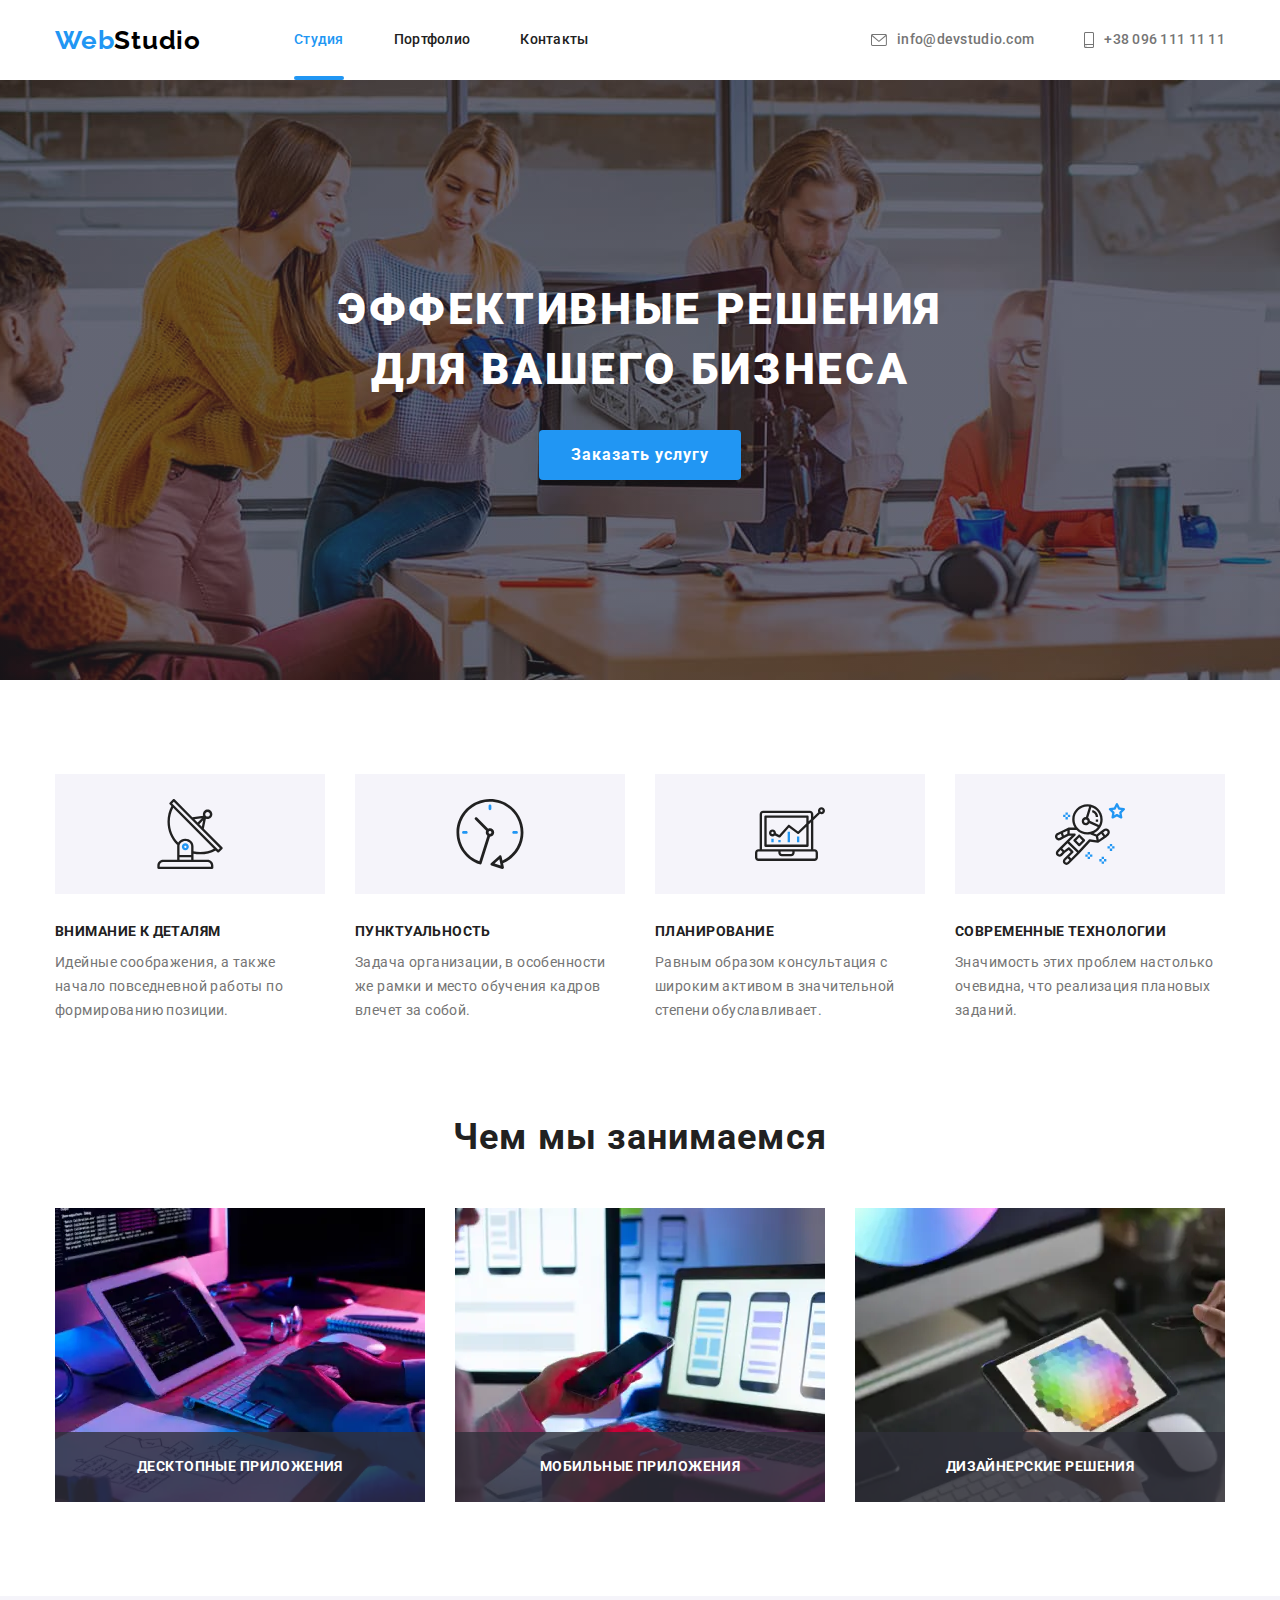
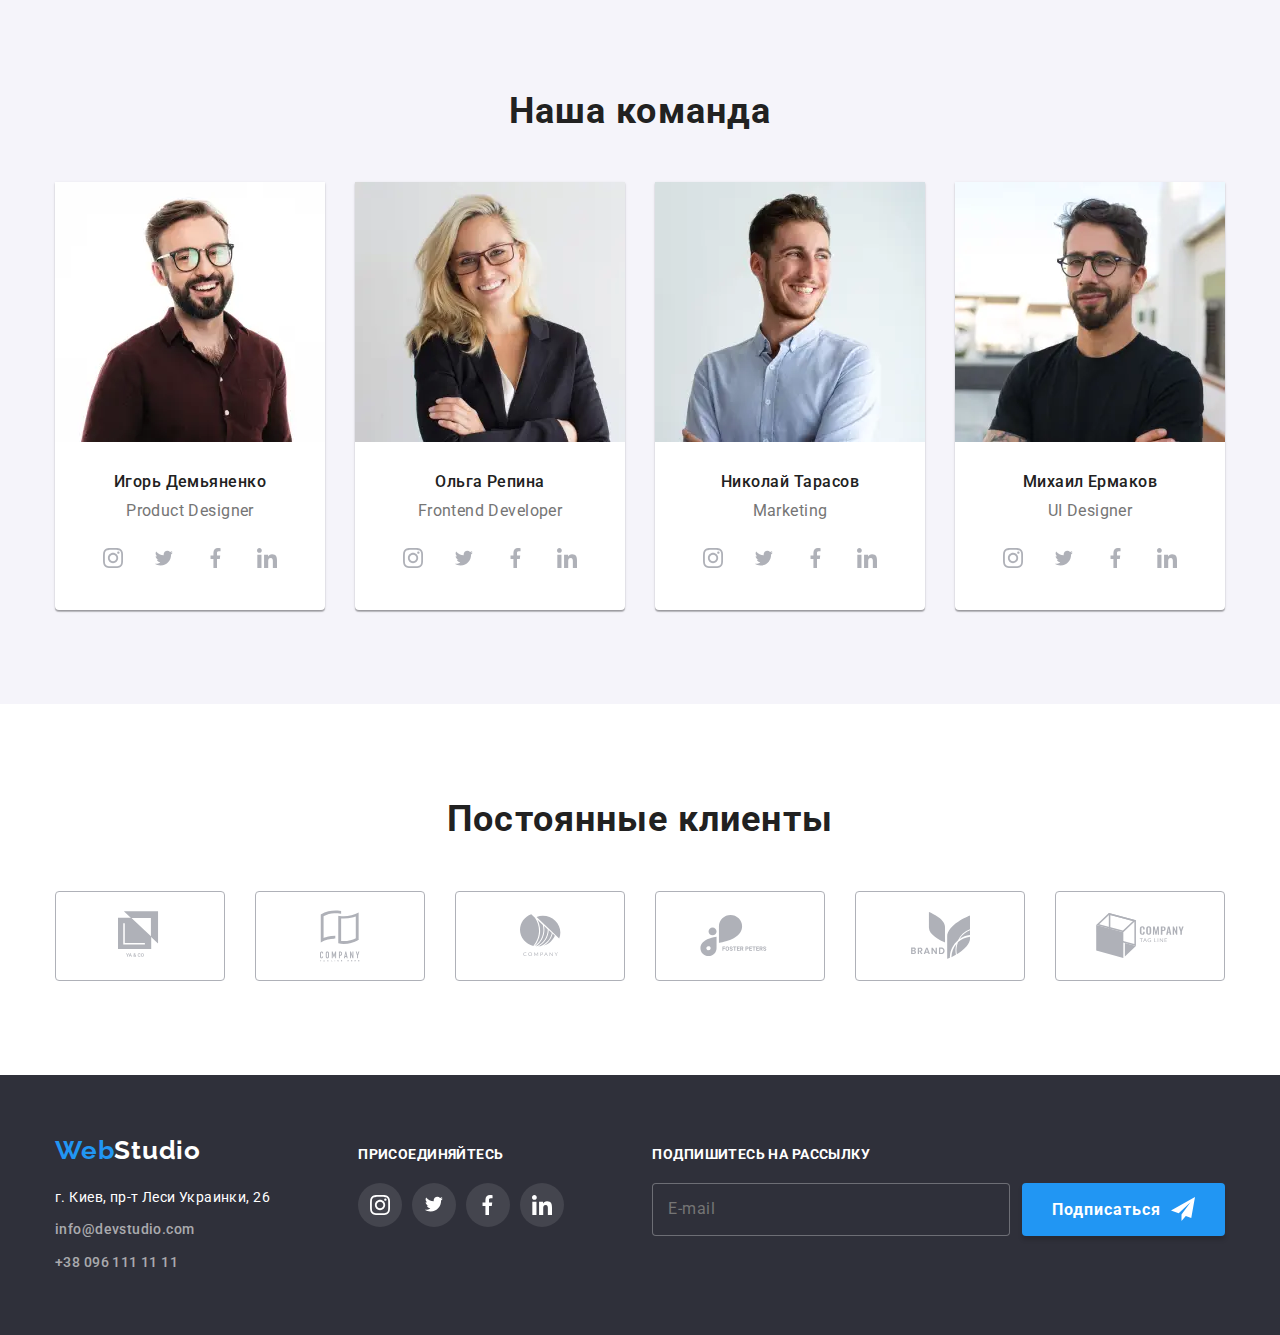
<file: index.html>
<!DOCTYPE html>
<html lang="ru">
<head>
    <meta charset="UTF-8">
    <meta name="viewport" content="width=device-width, initial-scale=1.0">
    <title>WebStudio</title>
    <link href="https://fonts.googleapis.com/css2?family=Raleway:wght@700&family=Roboto:wght@400;500;700;900&display=swap"
        rel="stylesheet">
    <link rel="stylesheet" href="https://cdnjs.cloudflare.com/ajax/libs/modern-normalize/1.0.0/modern-normalize.min.css">    
    <link rel="stylesheet" href="./css/main.min.css">
</head>
<body>
    <!-- Шапка -->
    <header class="header">
        <div class="container main-nav">
            <nav class="nav-menu">
                <a href="./index.html" class="logo link"><span class="logo-span">Web</span>Studio</a>
                <button type="button" class="menu-button" aria-expanded="false" aria-controls="menu-container" data-menu-button>
                    <svg width="40" height="40" aria-label="Переключатель мобильного меню">
                        <use class="icon-menu" href="./img/symbol-defs.svg#icon-burger"></use>
                        <use class="icon-cross" href="./img/symbol-defs.svg#icon-burger-close"></use>
                    </svg>
                </button>
                <div class="wrapper-menu" id="menu-container" data-menu>
                    <ul class="site-nav list">
                        <li class="item"><a href="./index.html" class="site-link link current">Студия</a></li>
                        <li class="item"><a href="./portfolio.html" class="site-link link">Портфолио</a></li>
                        <li class="item"><a href="" class="site-link link">Контакты</a></li>
                    </ul>
                    <ul class="auth-nav list">
                        <li class="item">
                            <a href="mailto:info@devstudio.com" class="auth-link link">
                                <svg class="icon-auth" width="16" height="12">
                                    <use href="./img/symbol-defs.svg#icon-envelope"></use>
                                </svg>
                                info@devstudio.com
                            </a>
                        </li>
                        <li class="item">
                            <a href="tel:+380961111111" class="auth-link link">
                                <svg class="icon-auth" width="10" height="16">
                                    <use href="./img/symbol-defs.svg#icon-smartphone"></use>
                                </svg>
                                +38 096 111 11 11
                            </a>
                        </li>
                    </ul>
                </div>
            </nav>
        </div>
    </header>
    <main>
        <!-- Герой  -->
        <section class="hero">
            <div class="container">
                <h1 class="hero-title">Эффективные решения<br> для вашего бизнеса</h1>
                <a href="#modal" class="button link" data-open-modal>Заказать услугу</a>
            </div>
        </section>

        <!-- Наши методы -->
        <section class="method">
            <div class="container">
                <h2 class="visually-hidden">Наши методы</h2>
                <ul class="method-items list">
                    <li class="item">
                        <div class="method-thumb">
                            <svg class="icon-method" width="70" height="70">
                                <use href="./img/symbol-defs.svg#icon-antenna"></use>
                            </svg>
                        </div>
                        <h3 class="method-subtitle">Внимание к деталям</h3>
                        <p class="method-desc">Идейные соображения, а также начало повседневной работы по формированию позиции.</p>
                    </li>
                    <li class="item">
                        <div class="method-thumb">
                            <svg class="icon-method" width="70" height="70">
                                <use href="./img/symbol-defs.svg#icon-clock"></use>
                            </svg>
                        </div>
                        <h3 class="method-subtitle">Пунктуальность</h3>
                        <p class="method-desc">Задача организации, в особенности же рамки и место обучения кадров влечет за собой.</p>
                    </li>
                    <li class="item">
                        <div class="method-thumb">
                            <svg class="icon-method" width="70" height="70">
                                <use href="./img/symbol-defs.svg#icon-diagram"></use>
                            </svg>
                        </div>
                        <h3 class="method-subtitle">Планирование</h3>
                        <p class="method-desc">Равным образом консультация с широким активом в значительной степени обуславливает.</p>
                    </li>
                    <li class="item">
                        <div class="method-thumb">
                            <svg class="icon-method" width="70" height="70">
                                <use href="./img/symbol-defs.svg#icon-astronaut"></use>
                            </svg>
                        </div>
                        <h3 class="method-subtitle">Современные технологии</h3>
                        <p class="method-desc">Значимость этих проблем настолько очевидна, что реализация плановых заданий.</p>
                    </li>
                </ul>
            </div>
        </section>

        <!-- Чем мы занимаемся -->
        <section class="works">
            <div class="container">
                <h2 class="title">Чем мы занимаемся</h2>
                <ul class="works-items list">
                    <li class="item">
                        <div class="work-thumb">
                            <picture>
                                <source srcset="./img/box-1.webp 1x, ./img/box-1@2x.webp 2x" type="image/webp">
                                <source srcset="./img/box-1.jpg 1x, ./img/box-1@2x.jpg 2x">
                            
                                <img src="./img/box-1.jpg" alt="работа за компьютером" width="370">
                            </picture>
                            <div class="work-info">
                                <h3 class="work-subtitle">Десктопные приложения</h3>
                            </div>
                        </div>
                    </li>
                    <li class="item">
                        <div class="work-thumb">
                            <picture>
                                <source srcset="./img/box-2.webp 1x, ./img/box-2@2x.webp 2x" type="image/webp">
                                <source srcset="./img/box-2.jpg 1x, ./img/box-2@2x.jpg 2x">
                                                        
                                <img src=" ./img/box-2.jpg" alt="работа за компьютером" width="370">
                            </picture>
                            <div class="work-info">
                                <h3 class="work-subtitle">Мобильные приложения</h3>
                            </div>
                        </div>
                    </li>
                    <li class="item">
                        <div class="work-thumb">
                            <picture>
                                <source srcset="./img/box-3.webp 1x, ./img/box-3@2x.webp 2x" type="image/webp">
                                <source srcset="./img/box-3.jpg 1x, ./img/box-3@2x.jpg 2x">
                            
                                <img src=" ./img/box-3.jpg" alt="работа за компьютером" width="370">
                            </picture>
                            <div class="work-info">
                                <h3 class="work-subtitle">Дизайнерские решения</h3>
                            </div>
                        </div>
                    </li>
                </ul>
            </div>
        </section>

        <!-- Наша команда -->
        <section class="team"> 
            <div class="container">
                <h2 class="title">Наша команда</h2>
                <ul class="team-items list">
                    <li class="item">
                        <picture>
                            <source 
                            srcset="./img/member-1@2x.webp 1x, ./img/member-1@3x.webp 2x" 
                            type="image/webp" 
                            media="(max-width: 1199px)">
                            <source srcset="./img/member-1.webp 1x, ./img/member-1@2x.webp 2x" type="image/webp" media="(min-width: 1200px)">
                            <source srcset="./img/member-1@2x.jpg 1x, ./img/member-1@3x.jpg 2x" media="(max-width: 1199px)">
                            <source srcset="./img/member-1.jpg 1x, ./img/member-1@2x.jpg 2x" media="(min-width: 1200px)">
                        
                            <img src="./img/member-1.jpg" class="team-img" alt="мужчина по имени Игорь">
                        </picture>
                        <div class="item-about">
                            <h3 class="team-subtitle">Игорь Демьяненко</h3>
                            <p class="team-desc">Product Designer</p>
                            <ul class="team-socials list">
                                <li>
                                    <a href="" class="item-cocial">
                                        <svg class="icon-social" width="20" height="20">
                                            <use href="./img/symbol-defs.svg#icon-instagram"></use>
                                        </svg>
                                    </a>
                                </li>
                                <li>
                                    <a href="" class="item-cocial">
                                        <svg class="icon-social" width="20" height="16.25">
                                            <use href="./img/symbol-defs.svg#icon-twitter"></use>
                                        </svg>
                                    </a>
                                </li>
                                <li>
                                    <a href="" class="item-cocial">
                                        <svg class="icon-social" width="20" height="20">
                                            <use href="./img/symbol-defs.svg#icon-facebook"></use>
                                        </svg>
                                    </a>
                                </li>
                                <li>
                                    <a href="" class="item-cocial">
                                        <svg class="icon-social" width="20" height="20">
                                            <use href="./img/symbol-defs.svg#icon-linkedin"></use>
                                        </svg>
                                    </a>
                                </li>
                            </ul>
                        </div>
                    </li>
                    <li class="item">
                        <picture>
                            <source srcset="./img/member-2@2x.webp 1x, ./img/member-2@3x.webp 2x" type="image/webp" media="(max-width: 1199px)">
                            <source srcset="./img/member-2.webp 1x, ./img/member-2@2x.webp 2x" type="image/webp" media="(min-width: 1200px)">
                            <source srcset="./img/member-2@2x.jpg 1x, ./img/member-2@3x.jpg 2x" media="(max-width: 1199px)">
                            <source srcset="./img/member-2.jpg 1x, ./img/member-2@2x.jpg 2x" media="(min-width: 1200px)">
                        
                            <img src="./img/member-2.jpg" class="team-img" alt="девушка по имени Ольга">
                        </picture>
                        <div class="item-about">
                            <h3 class="team-subtitle">Ольга Репина</h3>
                            <p class="team-desc">Frontend Developer</p>
                            <ul class="team-socials list">
                                <li>
                                    <a href="" class="item-cocial">
                                        <svg class="icon-social" width="20" height="20">
                                            <use href="./img/symbol-defs.svg#icon-instagram"></use>
                                        </svg>
                                    </a>
                                </li>
                                <li>
                                    <a href="" class="item-cocial">
                                        <svg class="icon-social" width="20" height="16.25">
                                            <use href="./img/symbol-defs.svg#icon-twitter"></use>
                                        </svg>
                                    </a>
                                </li>
                                <li>
                                    <a href="" class="item-cocial">
                                        <svg class="icon-social" width="20" height="20">
                                            <use href="./img/symbol-defs.svg#icon-facebook"></use>
                                        </svg>
                                    </a>
                                </li>
                                <li>
                                    <a href="" class="item-cocial">
                                        <svg class="icon-social" width="20" height="20">
                                            <use href="./img/symbol-defs.svg#icon-linkedin"></use>
                                        </svg>
                                    </a>
                                </li>
                            </ul>                          
                        </div>
                    </li>
                    <li class="item">
                        <picture>
                            <source srcset="./img/member-3@2x.webp 1x, ./img/member-3@3x.webp 2x" type="image/webp" media="(max-width: 1199px)">
                            <source srcset="./img/member-3.webp 1x, ./img/member-3@2x.webp 2x" type="image/webp" media="(min-width: 1200px)">
                            <source srcset="./img/member-3@2x.jpg 1x, ./img/member-3@3x.jpg 2x" media="(max-width: 1199px)">
                            <source srcset="./img/member-3.jpg 1x, ./img/member-3@2x.jpg 2x" media="(min-width: 1200px)">
                        
                            <img src="./img/member-3.jpg" class="team-img" alt="мужчина по имени Николай">
                        </picture>
                        <div class="item-about">
                            <h3 class="team-subtitle">Николай Тарасов</h3>
                            <p class="team-desc">Marketing</p>
                            <ul class="team-socials list">
                                <li>
                                    <a href="" class="item-cocial">
                                        <svg class="icon-social" width="20" height="20">
                                            <use href="./img/symbol-defs.svg#icon-instagram"></use>
                                        </svg>
                                    </a>
                                </li>
                                <li>
                                    <a href="" class="item-cocial">
                                        <svg class="icon-social" width="20" height="16.25">
                                            <use href="./img/symbol-defs.svg#icon-twitter"></use>
                                        </svg>
                                    </a>
                                </li>
                                <li>
                                    <a href="" class="item-cocial">
                                        <svg class="icon-social" width="20" height="20">
                                            <use href="./img/symbol-defs.svg#icon-facebook"></use>
                                        </svg>
                                    </a>
                                </li>
                                <li>
                                    <a href="" class="item-cocial">
                                        <svg class="icon-social" width="20" height="20">
                                            <use href="./img/symbol-defs.svg#icon-linkedin"></use>
                                        </svg>
                                    </a>
                                </li>
                            </ul>
                        </div>
                    </li>
                    <li class="item">
                        <picture>
                            <source srcset="./img/member-4@2x.webp 1x, ./img/member-4@3x.webp 2x" type="image/webp" media="(max-width: 1199px)">
                            <source srcset="./img/member-4.webp 1x, ./img/member-4@2x.webp 2x" type="image/webp" media="(min-width: 1200px)">
                            <source srcset="./img/member-4@2x.jpg 1x, ./img/member-4@3x.jpg 2x" media="(max-width: 1199px)">
                            <source srcset="./img/member-4.jpg 1x, ./img/member-4@2x.jpg 2x" media="(min-width: 1200px)">
                        
                            <img src="./img/member-4.jpg" class="team-img" alt="мужчина по имени Михаил">
                        </picture>
                        <div class="item-about">
                            <h3 class="team-subtitle">Михаил Ермаков</h3>
                            <p class="team-desc">UI Designer</p>
                            <ul class="team-socials list">
                                <li>
                                    <a href="" class="item-cocial">
                                        <svg class="icon-social" width="20" height="20">
                                            <use href="./img/symbol-defs.svg#icon-instagram"></use>
                                        </svg>
                                    </a>
                                </li>
                                <li>
                                    <a href="" class="item-cocial">
                                        <svg class="icon-social" width="20" height="16.25">
                                            <use href="./img/symbol-defs.svg#icon-twitter"></use>
                                        </svg>
                                    </a>
                                </li>
                                <li>
                                    <a href="" class="item-cocial">
                                        <svg class="icon-social" width="20" height="20">
                                            <use href="./img/symbol-defs.svg#icon-facebook"></use>
                                        </svg>
                                    </a>
                                </li>
                                <li>
                                    <a href="" class="item-cocial">
                                        <svg class="icon-social" width="20" height="20">
                                            <use href="./img/symbol-defs.svg#icon-linkedin"></use>
                                        </svg>
                                    </a>
                                </li>
                            </ul>
                        </div>
                    </li>
                </ul>
            </div>
        </section>

        <!-- Постоянные клиенты -->
        <section class="regular-clients">
            <div class="container">
                <h2 class="title">Постоянные клиенты</h2>
                <ul class="clients list">
                    <li class="item">
                        <a href="" class="client-link">
                            <svg class="icon-client" width="44.27" height="49.23">
                                <use href="./img/symbol-defs.svg#icon-client-1"></use>
                            </svg>
                        </a>
                    </li>
                    <li class="item">
                        <a href="" class="client-link">
                            <svg class="icon-client" width="40" height="52">
                                <use href="./img/symbol-defs.svg#icon-client-2"></use>
                            </svg>
                        </a>
                    </li>
                    <li class="item">
                        <a href="" class="client-link">
                            <svg class="icon-client" width="41" height="42.6">
                                <use href="./img/symbol-defs.svg#icon-client-3"></use>
                            </svg>
                        </a>
                    </li>
                    <li class="item">
                        <a href="" class="client-link">
                            <svg class="icon-client" width="79.66" height="42.02">
                                <use href="./img/symbol-defs.svg#icon-client-4"></use>
                            </svg>
                        </a>
                    </li>
                    <li class="item">
                        <a href="" class="client-link">
                            <svg class="icon-client" width="59" height="47">
                                <use href="./img/symbol-defs.svg#icon-client-5"></use>
                            </svg>
                        </a>
                    </li>
                    <li class="item">
                        <a href="" class="client-link">
                            <svg class="icon-client" width="88.48" height="45.44">
                                <use href="./img/symbol-defs.svg#icon-client-6"></use>
                            </svg>
                        </a>
                    </li>
                </ul>
            </div>
        </section>
    </main>

    <!-- Подвал -->
    <footer class="footer">
        <div class="container infobox">
            <div class="wrapper temporarily">
                <a href="./index.html" class="logo link"><span class="logo-span">Web</span>Studio</a>
                <address class="address">
                    <p class="footer-desc">г. Киев, пр-т Леси Украинки, 26</p>
                    <a href="mailto:info@devstudio.com" class="footer-add address-link link">info@devstudio.com</a>
                    <a href="tel:+380961111111" class="address-link link">+38 096 111 11 11</a>
                </address>
            </div>
            <div class="wrapper socials-links">
                <b class="common">присоединяйтесь</b>
                <ul class="socials list">
                    <li class="item">
                        <a href="" class="item-social">
                            <svg class="icon-social" width="20" height="20">
                                <use href="./img/symbol-defs.svg#icon-instagram"></use>
                            </svg>
                        </a>
                    </li>
                    <li class="item">
                        <a href="" class="item-social">
                            <svg class="icon-social" width="20" height="16.25">
                                <use href="./img/symbol-defs.svg#icon-twitter"></use>
                            </svg>
                        </a>
                    </li>
                    <li class="item">
                        <a href="" class="item-social">
                            <svg class="icon-social" width="20" height="20">
                                <use href="./img/symbol-defs.svg#icon-facebook"></use>
                            </svg>
                        </a>
                    </li>
                    <li class="item">
                        <a href="" class="item-social">
                            <svg class="icon-social" width="20" height="20">
                                <use href="./img/symbol-defs.svg#icon-linkedin"></use>
                            </svg>
                        </a>
                    </li>
                </ul>
            </div>
            <div class="wrapper">
                <b class="common">Подпишитесь на рассылку</b>
                <form class="mailing">
                    <input class="email" type="email" name="email" placeholder="E-mail">
                    <button class="button">Подписаться
                        <svg class="form-send" width="24" height="24">
                            <use href="./img/symbol-defs.svg#icon-send"></use>
                        </svg>
                    </button>
                </form>
            </div>
        </div>
    </footer>

    <!-- Модальное окно -->
    <div class="backdrop is-hidden"  data-backdrop >
        <div class="modal" id="modal">
            <button class="btn-modal" data-close-modal>
                <svg width="18" height="18">
                    <use href="./img/symbol-defs.svg#icon-close"></use>
                </svg>
            </button>
            <b class="modal-title">Оставьте свои данные, мы вам перезвоним</b>
            <form class="form-feedback js-speaker-form" >
                <label class="form-field">
                    <span class="form-subtitle">Имя</span>
                    <input class="form-info" type="text" name="name" placeholder=" ">
                    <svg class="form-icon" width="18" height="18">
                        <use href="./img/symbol-defs.svg#icon-name"></use>
                    </svg>
                </label>
                <label class="form-field">
                    <span class="form-subtitle">Телефон</span>
                    <input class="form-info" type="tel" name="telephone" placeholder=" ">
                    <svg class="form-icon" width="18" height="18">
                        <use href="./img/symbol-defs.svg#icon-call"></use>
                    </svg>
                </label>
                <label class="form-field">
                    <span class="form-subtitle">Почта</span>
                    <input class="form-info" type="email" name="email" placeholder=" ">
                    <svg class="form-icon" width="18" height="18">
                        <use href="./img/symbol-defs.svg#icon-mail"></use>
                    </svg>
                </label>
                <label class="form-field comment">
                    <span class="form-subtitle">Комментарий</span>
                    <textarea class="message" name="message" rows="6" placeholder="Введите текст"></textarea>
                </label>
                <div class="license-wrapper">
                    <input class="checkbox" type="checkbox" name="topic" id="checkbox">
                    <!-- <span class="check-icon"></span> -->
                    <label class="license-text" for="checkbox">Соглашаюсь с рассылкой и принимаю <a class="license-link" href="">Условия договора</a></label>
                </div>
                <button class="form-btn">Отправить</button>
            </form>
        </div>
    </div>

    <!-- <script src="./js/header.js"></script> -->
    <script src="./js/menu.js"></script>
    <script src="./js/modal.js"></script>
    <script src="./js/speaker-form.js"></script>
</body>
</html>
</file>
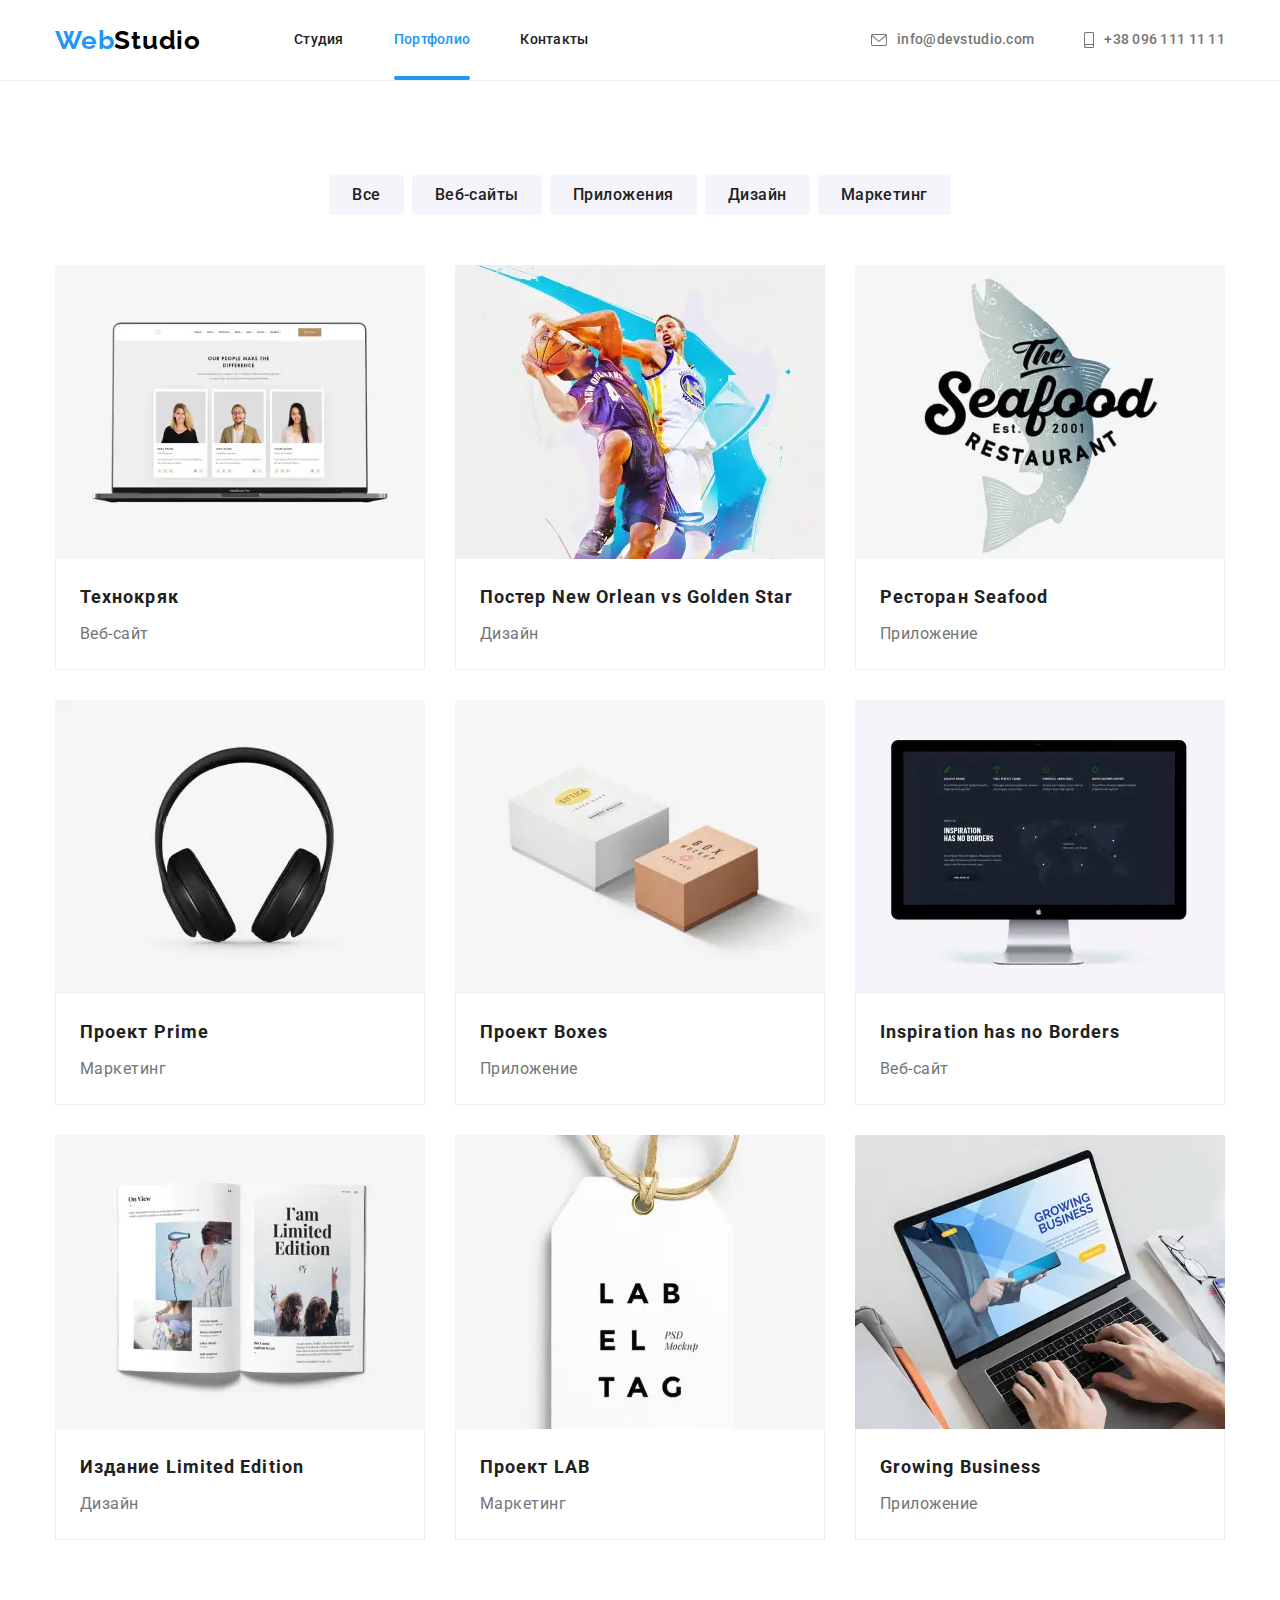
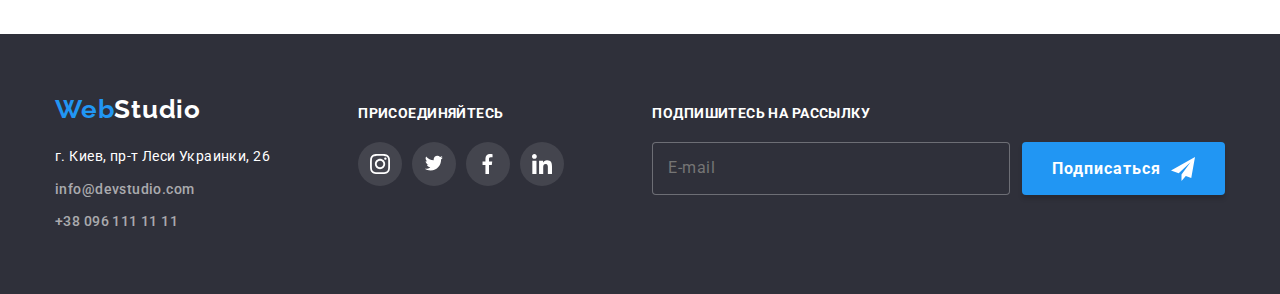
<file: portfolio.html>
<!DOCTYPE html>
<html lang="ru">
<head>
    <meta charset="UTF-8">
    <meta name="viewport" content="width=device-width, initial-scale=1.0">
    <title>Портфолио</title>
    <link href="https://fonts.googleapis.com/css2?family=Raleway:wght@700&family=Roboto:wght@400;500;700;900&display=swap"
        rel="stylesheet">
    <link rel="stylesheet" href="https://cdnjs.cloudflare.com/ajax/libs/modern-normalize/1.0.0/modern-normalize.min.css">
    <link rel="stylesheet" href="./css/main.min.css">
</head>
<body>
    <!-- Шапка -->
    <header class="header border">
        <div class="container main-nav">
            <nav class="nav-menu">
                <a href="./index.html" class="logo link"><span class="logo-span">Web</span>Studio</a>
                <button type="button" class="menu-button" aria-expanded="false" aria-controls="menu-container"
                    data-menu-button>
                    <svg width="40" height="40" aria-label="Переключатель мобильного меню">
                        <use class="icon-menu" href="./img/symbol-defs.svg#icon-burger"></use>
                        <use class="icon-cross" href="./img/symbol-defs.svg#icon-burger-close"></use>
                    </svg>
                </button>
                <div class="wrapper-menu" id="menu-container" data-menu>
                    <ul class="site-nav list">
                        <li class="item"><a href="./index.html" class="site-link link ">Студия</a></li>
                        <li class="item"><a href="./portfolio.html" class="site-link current link">Портфолио</a></li>
                        <li class="item"><a href="" class="site-link link">Контакты</a></li>
                    </ul>
                    <ul class="auth-nav list">
                        <li class="item">
                            <a href="mailto:info@devstudio.com" class="auth-link link">
                                <svg class="icon-auth" width="16" height="12">
                                    <use href="./img/symbol-defs.svg#icon-envelope"></use>
                                </svg>
                                info@devstudio.com
                            </a>
                        </li>
                        <li class="item">
                            <a href="tel:+380961111111" class="auth-link link">
                                <svg class="icon-auth" width="10" height="16">
                                    <use href="./img/symbol-defs.svg#icon-smartphone"></use>
                                </svg>
                                +38 096 111 11 11
                            </a>
                        </li>
                    </ul>
                </div>
            </nav>
        </div>
    </header>
    <main>

        <!-- Портфолио -->
        <section class="portfolio">
            <div class="container">
                <h1 class="visually-hidden">Портфолио</h1>
                <!-- Радио-кнопки, которые пока просто кнопки -->
                <ul class="button-items list">
                    <li class="item"><button type="button" class="btn">Все</button></li>
                    <li class="item"><button type="button" class="btn">Веб-сайты</button></li>
                    <li class="item"><button type="button" class="btn">Приложения</button></li>
                    <li class="item"><button type="button" class="btn">Дизайн</button></li>
                    <li class="item"><button type="button" class="btn">Маркетинг</button></li>
                </ul>
                
                <!-- Галерея -->
                <ul class="galery-items list">
                    <li class="item">
                        <a href="" class="card link">
                            <div class="card-thumb">
                                <picture>
                                    <source srcset="./img/project-1@2x.webp 1x, ./img/project-1@3x.webp 2x" type="image/webp" media="(max-width: 767px)">
                                    <source srcset="./img/project-1.webp 1x, ./img/project-1@2x.webp 2x" type="image/webp" media="(min-width: 768px)">
                                    <source srcset="./img/project-1@2x.jpg 1x, ./img/project-1@3x.jpg 2x" media="(max-width: 767px)">
                                    <source srcset="./img/project-1.jpg 1x, ./img/project-1@2x.jpg 2x" media="(min-width: 768px)">
                                
                                    <img src="./img/project-1.jpg" class="card-img" alt="Технокряк">
                                </picture>
                                <div class="overlay">
                                    <p class="overlay-text">Технокряк это современная площадка распространения коронавируса. Компании используют эту платформу для цифрового
                                        шпионажа и атак на защищённые сервера конкурентов.</p>
                                </div>
                            </div>
                            <div class="galery-names">
                                <h3 class="galery-title">Технокряк</h3>
                                <p class="galery-desc">Веб-сайт</p>
                            </div>
                        </a>
                    </li>
                    <li class="item">
                        <a href="" class="card link">
                            <div class="card-thumb">
                                <picture>
                                    <source srcset="./img/project-2@2x.webp 1x, ./img/project-2@3x.webp 2x" type="image/webp"
                                        media="(max-width: 767px)">
                                    <source srcset="./img/project-2.webp 1x, ./img/project-2@2x.webp 2x" type="image/webp" media="(min-width: 768px)">
                                    <source srcset="./img/project-2@2x.jpg 1x, ./img/project-2@3x.jpg 2x" media="(max-width: 767px)">
                                    <source srcset="./img/project-2.jpg 1x, ./img/project-2@2x.jpg 2x" media="(min-width: 768px)">
                                
                                    <img src="./img/project-2.jpg" class="card-img" alt="Постер New Orlean vs Golden Star">
                                </picture>
                                <div class="overlay">
                                    <p class="overlay-text">Технокряк это современная площадка распространения коронавируса. Компании используют эту
                                        платформу для цифрового
                                        шпионажа и атак на защищённые сервера конкурентов.</p>
                                </div>
                            </div>
                            <div class="galery-names">
                                <h3 class="galery-title">Постер New Orlean vs Golden Star</h3>
                                <p class="galery-desc">Дизайн</p>
                            </div>
                        </a>
                    </li>
                    <li class="item">
                        <a href="" class="card link">
                            <div class="card-thumb">
                                <picture>
                                    <source srcset="./img/project-3@2x.webp 1x, ./img/project-3@3x.webp 2x" type="image/webp"
                                        media="(max-width: 767px)">
                                    <source srcset="./img/project-3.webp 1x, ./img/project-3@2x.webp 2x" type="image/webp" media="(min-width: 768px)">
                                    <source srcset="./img/project-3@2x.jpg 1x, ./img/project-3@3x.jpg 2x" media="(max-width: 767px)">
                                    <source srcset="./img/project-3.jpg 1x, ./img/project-3@2x.jpg 2x" media="(min-width: 768px)">
                                
                                    <img src="./img/project-3.jpg" class="card-img" alt="Ресторан Seafood">
                                </picture>
                                <div class="overlay">
                                    <p class="overlay-text">Технокряк это современная площадка распространения коронавируса. Компании используют эту
                                        платформу для цифрового
                                        шпионажа и атак на защищённые сервера конкурентов.</p>
                                </div>
                            </div>
                            <div class="galery-names">
                                <h3 class="galery-title">Ресторан Seafood</h3>
                                <p class="galery-desc">Приложение</p>
                            </div>
                        </a>
                    </li>
                    <li class="item">
                        <a href="" class="card link">
                            <div class="card-thumb">
                                <picture>
                                    <source srcset="./img/project-4@2x.webp 1x, ./img/project-4@3x.webp 2x" type="image/webp"
                                        media="(max-width: 767px)">
                                    <source srcset="./img/project-4.webp 1x, ./img/project-4@2x.webp 2x" type="image/webp" media="(min-width: 768px)">
                                    <source srcset="./img/project-4@2x.jpg 1x, ./img/project-4@3x.jpg 2x" media="(max-width: 767px)">
                                    <source srcset="./img/project-4.jpg 1x, ./img/project-4@2x.jpg 2x" media="(min-width: 768px)">
                                
                                    <img src="./img/project-4.jpg" class="card-img" alt="Проект Prime">
                                </picture>
                                <div class="overlay">
                                    <p class="overlay-text">Технокряк это современная площадка распространения коронавируса. Компании используют эту
                                        платформу для цифрового
                                        шпионажа и атак на защищённые сервера конкурентов.</p>
                                </div>
                            </div>
                            <div class="galery-names">
                                <h3 class="galery-title">Проект Prime</h3>
                                <p class="galery-desc">Маркетинг</p>
                            </div>
                        </a>
                    </li>
                    <li class="item">
                        <a href="" class="card link">
                            <div class="card-thumb">
                                <picture>
                                    <source srcset="./img/project-5@2x.webp 1x, ./img/project-5@3x.webp 2x" type="image/webp"
                                        media="(max-width: 767px)">
                                    <source srcset="./img/project-5.webp 1x, ./img/project-5@2x.webp 2x" type="image/webp" media="(min-width: 768px)">
                                    <source srcset="./img/project-5@2x.jpg 1x, ./img/project-5@3x.jpg 2x" media="(max-width: 767px)">
                                    <source srcset="./img/project-5.jpg 1x, ./img/project-5@2x.jpg 2x" media="(min-width: 768px)">
                                
                                    <img src="./img/project-5.jpg" class="card-img" alt="Проект Boxes">
                                </picture>
                                <div class="overlay">
                                    <p class="overlay-text">Технокряк это современная площадка распространения коронавируса. Компании используют эту
                                        платформу для цифрового
                                        шпионажа и атак на защищённые сервера конкурентов.</p>
                                </div>
                            </div>
                            <div class="galery-names">
                                <h3 class="galery-title">Проект Boxes</h3>
                                <p class="galery-desc">Приложение</p>
                            </div>
                        </a>
                    </li>
                    <li class="item">
                        <a href="" class="card link">
                            <div class="card-thumb">
                                <picture>
                                    <source srcset="./img/project-6@2x.webp 1x, ./img/project-6@3x.webp 2x" type="image/webp"
                                        media="(max-width: 767px)">
                                    <source srcset="./img/project-6.webp 1x, ./img/project-6@2x.webp 2x" type="image/webp" media="(min-width: 768px)">
                                    <source srcset="./img/project-6@2x.jpg 1x, ./img/project-6@3x.jpg 2x" media="(max-width: 767px)">
                                    <source srcset="./img/project-6.jpg 1x, ./img/project-6@2x.jpg 2x" media="(min-width: 768px)">
                                
                                    <img src="./img/project-6.jpg" class="card-img" alt="Inspiration has no Borders">
                                </picture>
                                <div class="overlay">
                                    <p class="overlay-text">Технокряк это современная площадка распространения коронавируса. Компании используют эту
                                        платформу для цифрового
                                        шпионажа и атак на защищённые сервера конкурентов.</p>
                                </div>
                            </div>
                            <div class="galery-names">
                                <h3 class="galery-title">Inspiration has no Borders</h3>
                                <p class="galery-desc">Веб-сайт</p>
                            </div>
                        </a>
                    </li>
                    <li class="item">
                        <a href="" class="card link">
                            <div class="card-thumb">
                                <picture>
                                    <source srcset="./img/project-7@2x.webp 1x, ./img/project-7@3x.webp 2x" type="image/webp"
                                        media="(max-width: 767px)">
                                    <source srcset="./img/project-7.webp 1x, ./img/project-7@2x.webp 2x" type="image/webp" media="(min-width: 768px)">
                                    <source srcset="./img/project-7@2x.jpg 1x, ./img/project-7@3x.jpg 2x" media="(max-width: 767px)">
                                    <source srcset="./img/project-7.jpg 1x, ./img/project-7@2x.jpg 2x" media="(min-width: 768px)">
                                
                                    <img src="./img/project-7.jpg" class="card-img" alt="Издание Limited Edition">
                                </picture>
                                <div class="overlay">
                                    <p class="overlay-text">Технокряк это современная площадка распространения коронавируса. Компании используют эту
                                        платформу для цифрового
                                        шпионажа и атак на защищённые сервера конкурентов.</p>
                                </div>
                            </div>
                            <div class="galery-names">
                                <h3 class="galery-title">Издание Limited Edition</h3>
                                <p class="galery-desc">Дизайн</p>
                            </div>
                        </a>
                    </li>
                    <li class="item">
                        <a href="" class="card link">
                            <div class="card-thumb">
                                <picture>
                                    <source srcset="./img/project-8@2x.webp 1x, ./img/project-8@3x.webp 2x" type="image/webp"
                                        media="(max-width: 767px)">
                                    <source srcset="./img/project-8.webp 1x, ./img/project-8@2x.webp 2x" type="image/webp" media="(min-width: 768px)">
                                    <source srcset="./img/project-8@2x.jpg 1x, ./img/project-8@3x.jpg 2x" media="(max-width: 767px)">
                                    <source srcset="./img/project-8.jpg 1x, ./img/project-8@2x.jpg 2x" media="(min-width: 768px)">
                                
                                    <img src="./img/project-8.jpg" class="card-img" alt="Проект LAB">
                                </picture>
                                <div class="overlay">
                                    <p class="overlay-text">Технокряк это современная площадка распространения коронавируса. Компании используют эту
                                        платформу для цифрового
                                        шпионажа и атак на защищённые сервера конкурентов.</p>
                                </div>
                            </div>
                            <div class="galery-names">
                                <h3 class="galery-title">Проект LAB</h3>
                                <p class="galery-desc">Маркетинг</p>
                            </div>
                        </a>
                    </li>
                    <li class="item">
                        <a href="" class="card link">
                            <div class="card-thumb">
                                <picture>
                                    <source srcset="./img/project-9@2x.webp 1x, ./img/project-9@3x.webp 2x" type="image/webp"
                                        media="(max-width: 767px)">
                                    <source srcset="./img/project-9.webp 1x, ./img/project-9@2x.webp 2x" type="image/webp" media="(min-width: 768px)">
                                    <source srcset="./img/project-9@2x.jpg 1x, ./img/project-9@3x.jpg 2x" media="(max-width: 767px)">
                                    <source srcset="./img/project-9.jpg 1x, ./img/project-9@2x.jpg 2x" media="(min-width: 768px)">
                                
                                    <img src="./img/project-9.jpg" class="card-img" alt="Growing Business" >
                                </picture>
                                <div class="overlay">
                                    <p class="overlay-text">Технокряк это современная площадка распространения коронавируса. Компании используют эту
                                        платформу для цифрового
                                        шпионажа и атак на защищённые сервера конкурентов.</p>
                                </div>
                            </div>
                            <div class="galery-names">
                                <h3 class="galery-title">Growing Business</h3>
                                <p class="galery-desc">Приложение</p>
                            </div>
                        </a>
                    </li>
                </ul>
            </div>
        </section>
    </main>
    <footer class="footer">
        <div class="container infobox">
            <div class="wrapper temporarily">
                <a href="./index.html" class="logo link"><span class="logo-span">Web</span>Studio</a>
                <address class="address">
                    <p class="footer-desc">г. Киев, пр-т Леси Украинки, 26</p>
                    <a href="mailto:info@devstudio.com" class="footer-add address-link link">info@devstudio.com</a>
                    <a href="tel:+380961111111" class="address-link link">+38 096 111 11 11</a>
                </address>
            </div>
            <div class="wrapper socials-links">
                <b class="common">присоединяйтесь</b>
                <ul class="socials list">
                    <li class="item">
                        <a href="" class="item-social">
                            <svg class="icon-social" width="20" height="20">
                                <use href="./img/symbol-defs.svg#icon-instagram"></use>
                            </svg>
                        </a>
                    </li>
                    <li class="item">
                        <a href="" class="item-social">
                            <svg class="icon-social" width="20" height="16.25">
                                <use href="./img/symbol-defs.svg#icon-twitter"></use>
                            </svg>
                        </a>
                    </li>
                    <li class="item">
                        <a href="" class="item-social">
                            <svg class="icon-social" width="20" height="20">
                                <use href="./img/symbol-defs.svg#icon-facebook"></use>
                            </svg>
                        </a>
                    </li>
                    <li class="item">
                        <a href="" class="item-social">
                            <svg class="icon-social" width="20" height="20">
                                <use href="./img/symbol-defs.svg#icon-linkedin"></use>
                            </svg>
                        </a>
                    </li>
                </ul>
            </div>
            <div class="wrapper">
                <b class="common">Подпишитесь на рассылку</b>
                <form class="mailing">
                    <input class="email" type="email" name="email" placeholder="E-mail">
                    <button class="button">Подписаться
                        <svg class="form-send" width="24" height="24">
                            <use href="./img/symbol-defs.svg#icon-send"></use>
                        </svg>
                    </button>
                </form>
            </div>
        </div>
    </footer>

    <script src="./js/header.js"></script>
    <script src="./js/menu.js"></script>
</body>
</html>
</file>
<file: css/main.min.css>
body{background:#fff;color:#757575;font-family:"Roboto",sans-serif;letter-spacing:0.03em;font-size:14px;line-height:1.72}body.modal-open{overflow:hidden}@media screen and (max-width: 767px){body{padding-top:60px}}@media screen and (min-width: 768px){body{padding-top:80px}}img{display:block;max-width:100%;height:auto}.visually-hidden{position:absolute;width:1px;height:1px;margin:1px;border:0;padding:0;clip:rect(0 0 0 0);overflow:hidden}.list{list-style:none}.link{text-decoration:none}.title{margin:0;color:#212121;font-weight:700;font-size:36px;line-height:1.17;text-align:center;letter-spacing:0.03em}@media screen and (max-width: 1199px){.title{font-size:28px}}.container{padding-left:15px;padding-right:15px;margin:0 auto}@media screen and (min-width: 480px){.container{width:480px}}@media screen and (min-width: 768px){.container{width:768px}}@media screen and (min-width: 1200px){.container{width:1200px}}.logo{color:#000;font-family:"Raleway",sans-serif;font-weight:700;font-size:26px;line-height:1.19;letter-spacing:0.03em}@media screen and (max-width: 1199px){.logo{font-size:24px;line-height:1.17}}.logo-span{color:#2196f3}.footer .logo{display:inline-block;margin-bottom:20px;color:#fff}.header{position:fixed;width:100%;top:0;left:0;z-index:2;background-color:#fff}.border.header{border-bottom:1px solid #eee}.nav-menu{display:-webkit-box;display:-ms-flexbox;display:flex;-webkit-box-align:center;-ms-flex-align:center;align-items:center}@media screen and (max-width: 767px){.nav-menu{min-height:60px;-webkit-box-pack:justify;-ms-flex-pack:justify;justify-content:space-between}}.menu-button{display:-webkit-inline-box;display:-ms-inline-flexbox;display:inline-flex;margin:0;padding:0;border:none;background-color:transparent;-webkit-transition:fill 250ms cubic-bezier(0.4, 0, 0.2, 1),color 250ms cubic-bezier(0.4, 0, 0.2, 1);transition:fill 250ms cubic-bezier(0.4, 0, 0.2, 1),color 250ms cubic-bezier(0.4, 0, 0.2, 1)}.menu-button .icon-cross{display:none}.menu-button.is-open .icon-cross{display:block}.menu-button.is-open .icon-menu{display:none}.menu-button:hover,.menu-button:focus{fill:#2196f3}@media screen and (min-width: 768px){.menu-button{display:none}}.wrapper-menu{background-color:#fff}@media screen and (max-width: 767px){.wrapper-menu{position:absolute;top:100%;left:0;width:100%;padding:60px 30px;display:none;-webkit-box-shadow:0px 4px 8px rgba(0,0,0,0.04),0px 2px 4px rgba(0,0,0,0.08),0px 1px 3px rgba(0,0,0,0.16);box-shadow:0px 4px 8px rgba(0,0,0,0.04),0px 2px 4px rgba(0,0,0,0.08),0px 1px 3px rgba(0,0,0,0.16)}.wrapper-menu.is-open{display:block}}@media screen and (min-width: 768px){.wrapper-menu{display:-webkit-box;display:-ms-flexbox;display:flex;width:100%;-webkit-box-align:center;-ms-flex-align:center;align-items:center;-webkit-box-pack:justify;-ms-flex-pack:justify;justify-content:space-between;margin-left:88px}}@media screen and (min-width: 1200px){.wrapper-menu{display:-webkit-box;display:-ms-flexbox;display:flex;width:100%;-webkit-box-align:center;-ms-flex-align:center;align-items:center;-webkit-box-pack:justify;-ms-flex-pack:justify;justify-content:space-between;margin-left:93px}}.site-nav{display:-webkit-box;display:-ms-flexbox;display:flex;margin:0;padding:0}@media screen and (max-width: 767px){.site-nav{-webkit-box-orient:vertical;-webkit-box-direction:normal;-ms-flex-direction:column;flex-direction:column;-webkit-box-align:center;-ms-flex-align:center;align-items:center;margin-bottom:60px}.site-nav .item:not(:last-child){margin-bottom:40px}}@media screen and (min-width: 768px){.site-nav .item:not(:last-child){margin-right:50px}}@media screen and (min-width: 1200px){.site-nav .item:not(:last-child){margin-right:50px}}.site-link{display:block;color:#212121;font-weight:500;letter-spacing:0.02em;-webkit-transition:color 250ms cubic-bezier(0.4, 0, 0.2, 1);transition:color 250ms cubic-bezier(0.4, 0, 0.2, 1)}.site-link:hover,.site-link:focus{color:#2196f3}.site-link.current{position:relative;color:#2196f3}.site-link.current::after{position:absolute;left:0;bottom:0;content:'';display:block;width:100%;height:4px;background-color:#2196f3;border-radius:2px}@media screen and (max-width: 767px){.site-link{padding-bottom:8px;font-size:18px;line-height:1.17}}@media screen and (min-width: 768px){.site-link{padding-top:32px;padding-bottom:32px;font-size:14px;line-height:1.14}}.auth-nav{display:-webkit-box;display:-ms-flexbox;display:flex;margin:0;padding:0}@media screen and (max-width: 767px){.auth-nav{-webkit-box-orient:vertical;-webkit-box-direction:normal;-ms-flex-direction:column;flex-direction:column;-webkit-box-align:center;-ms-flex-align:center;align-items:center}.auth-nav .item:not(:last-child){margin-bottom:16px}}@media screen and (min-width: 768px){.auth-nav{-webkit-box-orient:vertical;-webkit-box-direction:normal;-ms-flex-direction:column;flex-direction:column;-webkit-box-align:baseline;-ms-flex-align:baseline;align-items:baseline}}@media screen and (min-width: 1200px){.auth-nav{-webkit-box-orient:horizontal;-webkit-box-direction:normal;-ms-flex-direction:row;flex-direction:row;-webkit-box-align:center;-ms-flex-align:center;align-items:center}.auth-nav .item:not(:last-child){margin-right:50px}}.auth-link{display:-webkit-inline-box;display:-ms-inline-flexbox;display:inline-flex;-webkit-box-align:center;-ms-flex-align:center;align-items:center;color:#757575;font-weight:500;letter-spacing:0.02em;-webkit-transition:color 250ms cubic-bezier(0.4, 0, 0.2, 1);transition:color 250ms cubic-bezier(0.4, 0, 0.2, 1)}.auth-link:hover,.auth-link:focus{color:#2196f3}.auth-link .icon-auth{margin-right:10px;fill:currentColor}@media screen and (max-width: 767px){.auth-link{font-size:18px;line-height:1.17}}@media screen and (min-width: 1200px){.auth-link{padding-top:32px;padding-bottom:32px;font-size:14px;line-height:1.14}}.hero{margin-left:auto;margin-right:auto;background:#2f303a;text-align:center;background-repeat:no-repeat;background-position:center;background-size:cover}.hero .button{display:inline-block;padding:10px 32px;color:#fff;font-weight:700;font-size:16px;line-height:1.87;letter-spacing:0.06em;background:#2196f3;-webkit-box-shadow:0px 4px 4px rgba(0,0,0,0.15);box-shadow:0px 4px 4px rgba(0,0,0,0.15);border-radius:4px}@media screen and (max-width: 1199px){.hero{min-height:400px;padding-top:118px;padding-bottom:118px}}@media screen and (min-width: 1200px){.hero{max-width:1600px;height:600px;padding-top:200px;padding-bottom:200px}}@media screen and (max-width: 480px){.hero{background-image:-webkit-gradient(linear, left top, right top, from(rgba(47,48,58,0.4)), to(rgba(47,48,58,0.4))),url(../img/hero-mobile.jpg);background-image:linear-gradient(to right, rgba(47,48,58,0.4), rgba(47,48,58,0.4)),url(../img/hero-mobile.jpg)}}@media screen and (max-width: 480px) and (-webkit-min-device-pixel-ratio: 2), screen and (max-width: 480px) and (min-resolution: 2dppx){.hero{background-image:-webkit-gradient(linear, left top, right top, from(rgba(47,48,58,0.4)), to(rgba(47,48,58,0.4))),url(../img/hero-mobile@2x.jpg);background-image:linear-gradient(to right, rgba(47,48,58,0.4), rgba(47,48,58,0.4)),url(../img/hero-mobile@2x.jpg)}}@media screen and (min-width: 481px){.hero{background-image:-webkit-gradient(linear, left top, right top, from(rgba(47,48,58,0.4)), to(rgba(47,48,58,0.4))),url(../img/hero-tablet.jpg);background-image:linear-gradient(to right, rgba(47,48,58,0.4), rgba(47,48,58,0.4)),url(../img/hero-tablet.jpg)}}@media screen and (min-width: 481px) and (-webkit-min-device-pixel-ratio: 2), screen and (min-width: 481px) and (min-resolution: 2dppx){.hero{background-image:-webkit-gradient(linear, left top, right top, from(rgba(47,48,58,0.4)), to(rgba(47,48,58,0.4))),url(../img/hero-tablet@2x.jpg);background-image:linear-gradient(to right, rgba(47,48,58,0.4), rgba(47,48,58,0.4)),url(../img/hero-tablet@2x.jpg)}}@media screen and (min-width: 769px){.hero{background-image:-webkit-gradient(linear, left top, right top, from(rgba(47,48,58,0.4)), to(rgba(47,48,58,0.4))),url(../img/hero-desctop.jpg);background-image:linear-gradient(to right, rgba(47,48,58,0.4), rgba(47,48,58,0.4)),url(../img/hero-desctop.jpg)}}@media screen and (min-width: 769px) and (-webkit-min-device-pixel-ratio: 2), screen and (min-width: 769px) and (min-resolution: 2dppx){.hero{background-image:-webkit-gradient(linear, left top, right top, from(rgba(47,48,58,0.4)), to(rgba(47,48,58,0.4))),url(../img/hero-desctop@2x.jpg);background-image:linear-gradient(to right, rgba(47,48,58,0.4), rgba(47,48,58,0.4)),url(../img/hero-desctop@2x.jpg)}}.hero-title{margin:0;margin-bottom:30px;color:#fff;font-weight:900;letter-spacing:0.06em;text-transform:uppercase}@media screen and (max-width: 1199px){.hero-title{font-size:26px;line-height:1.62}}@media screen and (min-width: 1200px){.hero-title{font-size:44px;line-height:1.36}}@media screen and (max-width: 1199px){.method{padding-top:60px;padding-bottom:60px}}@media screen and (min-width: 1200px){.method{padding-top:94px;padding-bottom:94px}}.method-items{margin:0;padding:0}@media screen and (max-width: 767px){.method-items .item:not(:last-child){margin-bottom:30px}}@media screen and (min-width: 768px){.method-items{display:-webkit-box;display:-ms-flexbox;display:flex;-ms-flex-wrap:wrap;flex-wrap:wrap;margin:-15px}.method-items .item{margin:15px;width:calc((100% - 2 * 30px) / 2)}}@media screen and (min-width: 1200px){.method-items{margin:0}.method-items .item{width:270px;margin:0%}.method-items .item:not(:last-child){margin-right:30px}}.method-thumb{display:-webkit-box;display:-ms-flexbox;display:flex;-webkit-box-pack:center;-ms-flex-pack:center;justify-content:center;-webkit-box-align:center;-ms-flex-align:center;align-items:center;height:120px;margin-bottom:30px;background:#f5f4fa}.method-subtitle{margin:0;margin-bottom:10px;color:#212121;font-weight:700;font-size:14px;line-height:1.14;letter-spacing:0.03em;text-transform:uppercase}@media screen and (max-width: 767px){.method-subtitle{text-align:center}}.method-desc{margin:0}.works{padding-bottom:94px}.works .title{margin-bottom:50px}@media screen and (max-width: 1199px){.works{display:none}}@media screen and (min-width: 1200px){.works{display:block}}.works-items{display:-webkit-box;display:-ms-flexbox;display:flex;margin:0;padding:0}.works-items .item:not(:last-child){margin-right:30px}.work-thumb{position:relative}.work-subtitle{margin:0;padding:27px 82px;color:#fff;font-size:14px;line-height:1.14;text-transform:uppercase}.work-info{position:absolute;display:-webkit-box;display:-ms-flexbox;display:flex;-webkit-box-pack:center;-ms-flex-pack:center;justify-content:center;bottom:0;left:0;width:100%;background-color:rgba(47,48,58,0.8)}.team{background:#f5f4fa}@media screen and (max-width: 1199px){.team .title{margin-bottom:30px}}@media screen and (min-width: 1200px){.team .title{margin-bottom:50px}}@media screen and (max-width: 1199px){.team{padding-top:60px;padding-bottom:60px}}@media screen and (min-width: 1200px){.team{padding-top:94px;padding-bottom:94px}}.team-items{margin:0;padding:0}.team-items>.item{background:#fff;-webkit-box-shadow:0px 1px 3px rgba(0,0,0,0.12),0px 1px 1px rgba(0,0,0,0.14),0px 2px 1px rgba(0,0,0,0.2);box-shadow:0px 1px 3px rgba(0,0,0,0.12),0px 1px 1px rgba(0,0,0,0.14),0px 2px 1px rgba(0,0,0,0.2);border-radius:0px 0px 4px 4px}@media screen and (max-width: 767px){.team-items>.item:not(:last-child){margin-bottom:30px}}@media screen and (min-width: 768px){.team-items{display:-webkit-box;display:-ms-flexbox;display:flex;-ms-flex-wrap:wrap;flex-wrap:wrap;margin:-15px}.team-items .item{margin:15px;width:calc((100% - 2 * 30px) / 2)}}@media screen and (min-width: 1200px){.team-items{-ms-flex-wrap:nowrap;flex-wrap:nowrap;margin:0}.team-items .item{margin:0}.team-items .item:not(:last-child){margin-right:30px}}@media screen and (min-width: 1200px){.team-img{width:270px}}@media screen and (max-width: 1199px){.team-img{width:354px}}@media screen and (max-width: 767px){.team-img{width:450px}}.item-about{text-align:center}@media screen and (max-width: 767px){.item-about{padding:30px}}@media screen and (min-width: 768px){.item-about{padding:30px 30px 30px 24px}}@media screen and (min-width: 1200px){.item-about{padding:30px 32px}}.team-subtitle{margin:0;margin-bottom:10px;color:#212121;font-weight:500;font-size:16px;line-height:1.19;letter-spacing:0.03em}.team-desc{margin:0;margin-bottom:16px;font-weight:400;font-size:16px;line-height:1.19}.team-socials{display:-webkit-box;display:-ms-flexbox;display:flex;-ms-flex-pack:distribute;justify-content:space-around;-webkit-box-align:center;-ms-flex-align:center;align-items:center;padding:0}.item-cocial{display:-webkit-box;display:-ms-flexbox;display:flex;-webkit-box-pack:center;-ms-flex-pack:center;justify-content:center;-webkit-box-align:center;-ms-flex-align:center;align-items:center;width:44px;height:44px;color:#afb1b8;background-color:transparent;border-radius:50%;-webkit-transition:background-color 250ms cubic-bezier(0.4, 0, 0.2, 1),color 250ms cubic-bezier(0.4, 0, 0.2, 1);transition:background-color 250ms cubic-bezier(0.4, 0, 0.2, 1),color 250ms cubic-bezier(0.4, 0, 0.2, 1)}.item-cocial:hover,.item-cocial:focus{background-color:#2196f3;color:#fff}.icon-social{fill:currentColor}@media screen and (max-width: 1199px){.regular-clients{padding-top:60px;padding-bottom:60px}}@media screen and (min-width: 1200px){.regular-clients{padding-top:94px;padding-bottom:94px}}@media screen and (max-width: 1199px){.regular-clients .title{margin-bottom:30px}}@media screen and (min-width: 1200px){.regular-clients .title{margin-bottom:50px}}.clients{display:-webkit-box;display:-ms-flexbox;display:flex;margin:0;padding:0}@media screen and (max-width: 1199px){.clients{-ms-flex-wrap:wrap;flex-wrap:wrap;margin:-15px}.clients .item{margin:15px}}@media screen and (max-width: 1199px) and (max-width: 767px){.clients .item{width:calc((100% - 2 * 30px) / 2)}}@media screen and (max-width: 1199px) and (min-width: 768px){.clients .item{width:calc((100% - 3 * 30px) / 3)}}@media screen and (min-width: 1200px){.clients .item{width:170px}.clients .item:not(:last-child){margin-right:30px}}.client-link{display:-webkit-box;display:-ms-flexbox;display:flex;-webkit-box-pack:center;-ms-flex-pack:center;justify-content:center;-webkit-box-align:center;-ms-flex-align:center;align-items:center;height:90px;border:1px solid #afb1b8;border-radius:4px;color:#afb1b8;-webkit-transition:border 250ms cubic-bezier(0.4, 0, 0.2, 1),color 250ms cubic-bezier(0.4, 0, 0.2, 1);transition:border 250ms cubic-bezier(0.4, 0, 0.2, 1),color 250ms cubic-bezier(0.4, 0, 0.2, 1)}.client-link:hover,.client-link:focus{border:1px solid #2196f3;color:#2196f3}.icon-client{fill:currentColor}.footer{padding-top:60px;padding-bottom:60px;background:#2f303a}@media screen and (max-width: 767px){.infobox{text-align:center}}@media screen and (min-width: 768px){.infobox{display:-webkit-box;display:-ms-flexbox;display:flex;-ms-flex-wrap:wrap;flex-wrap:wrap;-ms-flex-pack:distribute;justify-content:space-around;text-align:center}.infobox .wrapper:not(:last-child){margin-bottom:60px}}@media screen and (min-width: 1200px){.infobox{-webkit-box-pack:justify;-ms-flex-pack:justify;justify-content:space-between;-webkit-box-align:baseline;-ms-flex-align:baseline;align-items:baseline;text-align:left}.infobox .wrapper:not(:last-child){margin-bottom:0}}.address{display:-webkit-box;display:-ms-flexbox;display:flex;-webkit-box-orient:vertical;-webkit-box-direction:normal;-ms-flex-direction:column;flex-direction:column;color:#fff;font-weight:400;font-style:normal;font-size:14px;line-height:1.71;letter-spacing:0.03em}@media screen and (max-width: 767px){.address{margin-bottom:60px}}.footer-desc{margin:0;margin-bottom:9px}.footer-add{margin-bottom:9px}.address-link{color:rgba(255,255,255,0.6);font-weight:500;font-size:14px;letter-spacing:0.03em}.socials{display:-webkit-box;display:-ms-flexbox;display:flex;margin:0;padding:0}.socials .item:not(:last-child){margin-right:10px}.socials .item-social{display:-webkit-box;display:-ms-flexbox;display:flex;-webkit-box-pack:center;-ms-flex-pack:center;justify-content:center;-webkit-box-align:center;-ms-flex-align:center;align-items:center;width:44px;height:44px;color:#fff;background-color:rgba(255,255,255,0.1);border-radius:50%;-webkit-transition:background-color 250ms cubic-bezier(0.4, 0, 0.2, 1);transition:background-color 250ms cubic-bezier(0.4, 0, 0.2, 1)}.socials .item-social:hover,.socials .item-social:focus{background-color:#2196f3}@media screen and (max-width: 767px){.socials{-webkit-box-pack:center;-ms-flex-pack:center;justify-content:center;margin-bottom:60px}}.common{display:block;margin:0;margin-bottom:20px;color:#fff;font-style:normal;font-weight:bold;font-size:14px;line-height:1.14;letter-spacing:0.03em;text-transform:uppercase}@media screen and (min-width: 768px){.common{text-align:center}}@media screen and (min-width: 1200px){.common{text-align:start}}.mailing .button{display:-webkit-inline-box;display:-ms-inline-flexbox;display:inline-flex;padding:10px 28px;-webkit-box-align:center;-ms-flex-align:center;align-items:center;color:#fff;font-weight:700;font-size:16px;line-height:1.87;letter-spacing:0.06em;background:#2196f3;-webkit-box-shadow:0px 4px 4px rgba(0,0,0,0.15);box-shadow:0px 4px 4px rgba(0,0,0,0.15);border-color:transparent;border-radius:4px;cursor:pointer}@media screen and (min-width: 768px){.mailing{max-width:450px;text-align:center}}@media screen and (min-width: 1200px){.mailing{display:-webkit-box;display:-ms-flexbox;display:flex;max-width:100%;text-align:start}}.email{margin-bottom:20px;padding:15px;border:1px solid rgba(255,255,255,0.3);border-radius:4px;background-color:#2f303a;color:#fff}.email::-webkit-input-placeholder{font-style:normal;font-weight:400;font-size:16px;line-height:1.25;letter-spacing:0.03em}.email:-ms-input-placeholder{font-style:normal;font-weight:400;font-size:16px;line-height:1.25;letter-spacing:0.03em}.email::-ms-input-placeholder{font-style:normal;font-weight:400;font-size:16px;line-height:1.25;letter-spacing:0.03em}.email::placeholder{font-style:normal;font-weight:400;font-size:16px;line-height:1.25;letter-spacing:0.03em}@media screen and (max-width: 1199px){.email{width:450px}}@media screen and (max-width: 480px){.email{width:100%}}@media screen and (min-width: 1200px){.email{width:358px;margin-bottom:0;margin-right:12px}}.form-send{margin-left:10px}.backdrop{position:fixed;top:0;left:0;width:100%;height:100%;background-color:rgba(0,0,0,0.2);opacity:1;-webkit-transition:opacity 250ms cubic-bezier(0.4, 0, 0.2, 1);transition:opacity 250ms cubic-bezier(0.4, 0, 0.2, 1);overflow-y:scroll}.backdrop.is-hidden{opacity:0;pointer-events:none}@media screen and (max-width: 480px){.backdrop{padding:93px 15px 0 15px}}.modal{padding:40px;text-align:center;background-color:#fff;border-radius:4px}@media screen and (min-width: 481px){.modal{position:absolute;top:50%;left:50%;width:450px;height:609px;-webkit-transform:translate(-50%, -50%) scale(1);transform:translate(-50%, -50%) scale(1);-webkit-transition:-webkit-transform 250ms cubic-bezier(0.4, 0, 0.2, 1);transition:-webkit-transform 250ms cubic-bezier(0.4, 0, 0.2, 1);transition:transform 250ms cubic-bezier(0.4, 0, 0.2, 1);transition:transform 250ms cubic-bezier(0.4, 0, 0.2, 1), -webkit-transform 250ms cubic-bezier(0.4, 0, 0.2, 1)}.backdrop.is-hidden .modal{-webkit-transform:translate(-50%, -50%) scale(0);transform:translate(-50%, -50%) scale(0)}}@media screen and (min-width: 1200px){.modal{width:528px;height:581px;padding:40px}}.modal-title{display:inline-block;margin-bottom:12px;font-style:normal;font-weight:bold;font-size:20px;line-height:1.15;letter-spacing:0.03em;color:#000}.btn-modal{display:-webkit-box;display:-ms-flexbox;display:flex;padding:0;-webkit-box-pack:center;-ms-flex-pack:center;justify-content:center;-webkit-box-align:center;-ms-flex-align:center;align-items:center;position:absolute;width:30px;height:30px;background-color:#fff;border:1px solid rgba(0,0,0,0.1);border-radius:50%;cursor:pointer;-webkit-transition:fill 250ms cubic-bezier(0.4, 0, 0.2, 1);transition:fill 250ms cubic-bezier(0.4, 0, 0.2, 1)}@media screen and (max-width: 480px){.btn-modal{top:101px;right:23px}}@media screen and (min-width: 481px){.btn-modal{top:8px;right:8px}}.btn-modal:hover,.btn-modal:focus{fill:#2196f3}.form-field{position:relative;display:-webkit-box;display:-ms-flexbox;display:flex;-webkit-box-orient:vertical;-webkit-box-direction:normal;-ms-flex-direction:column;flex-direction:column;margin-bottom:10px;text-align:left}.form-field.comment{margin-bottom:20px}.form-subtitle{margin-bottom:4px;font-style:normal;font-weight:400;font-size:12px;line-height:1.17;letter-spacing:0.01em}.form-info{padding:11px 12px;padding-left:42px;border:1px solid rgba(33,33,33,0.2);border-radius:4px;-webkit-transition:border-color 250ms cubic-bezier(0.4, 0, 0.2, 1);transition:border-color 250ms cubic-bezier(0.4, 0, 0.2, 1)}.form-field:focus-within>.form-info{outline:none;border-color:#2196f3}.form-info::-webkit-input-placeholder{font-style:normal;font-weight:400;font-size:12px;line-height:1.17;letter-spacing:0.01em;color:rgba(117,117,117,0.5)}.form-info:-ms-input-placeholder{font-style:normal;font-weight:400;font-size:12px;line-height:1.17;letter-spacing:0.01em;color:rgba(117,117,117,0.5)}.form-info::-ms-input-placeholder{font-style:normal;font-weight:400;font-size:12px;line-height:1.17;letter-spacing:0.01em;color:rgba(117,117,117,0.5)}.form-info::placeholder{font-style:normal;font-weight:400;font-size:12px;line-height:1.17;letter-spacing:0.01em;color:rgba(117,117,117,0.5)}.form-icon{position:absolute;top:30px;left:12px;-webkit-transition:fill 250ms cubic-bezier(0.4, 0, 0.2, 1);transition:fill 250ms cubic-bezier(0.4, 0, 0.2, 1)}.form-field:focus-within>.form-icon{fill:#2196f3}.message{padding:11px 12px;resize:none;border:1px solid rgba(33,33,33,0.2);border-radius:4px;-webkit-transition:border-color 250ms cubic-bezier(0.4, 0, 0.2, 1);transition:border-color 250ms cubic-bezier(0.4, 0, 0.2, 1)}.form-field:focus-within>.message{outline:none;border-color:#2196f3}.checkbox{position:absolute;width:1px;height:1px;margin:1px;border:0;padding:0;clip:rect(0 0 0 0);overflow:hidden}.license-wrapper{position:relative;margin-bottom:30px}@media screen and (min-width: 1200px){.license-wrapper{display:-webkit-box;display:-ms-flexbox;display:flex;-webkit-box-align:center;-ms-flex-align:center;align-items:center}}.license-text::before{position:absolute;top:4px;left:0;content:'';display:inline-block;width:16px;height:15px;border:2px solid #000;border-radius:4px;-webkit-transition:all 250ms cubic-bezier(0.4, 0, 0.2, 1);transition:all 250ms cubic-bezier(0.4, 0, 0.2, 1)}@media screen and (min-width: 1200px){.license-text::before{top:3px;left:13px}}@media screen and (max-width: 1199px){.license-text{margin-left:24px;font-size:12px;line-height:1.17;text-align:left}}@media screen and (min-width: 1200px){.license-text{margin-left:36px;font-size:14px}}.checkbox:checked+.license-text::before{border-color:#2196f3;background-color:#2196f3;background-image:url(../img/chek.svg);background-size:contain;background-origin:border-box}.license-link{color:#2196f3}.form-btn{display:inline-block;width:200px;margin:auto;padding:10px 55px;color:#fff;font-weight:700;font-size:16px;line-height:1.87;letter-spacing:0.06em;background:#2196f3;border-color:transparent;border-radius:4px;cursor:pointer;-webkit-transition:-webkit-box-shadow 250ms cubic-bezier(0.4, 0, 0.2, 1);transition:-webkit-box-shadow 250ms cubic-bezier(0.4, 0, 0.2, 1);transition:box-shadow 250ms cubic-bezier(0.4, 0, 0.2, 1);transition:box-shadow 250ms cubic-bezier(0.4, 0, 0.2, 1), -webkit-box-shadow 250ms cubic-bezier(0.4, 0, 0.2, 1)}.form-btn:hover,.form-btn:focus{-webkit-box-shadow:0px 4px 4px rgba(0,0,0,0.15);box-shadow:0px 4px 4px rgba(0,0,0,0.15)}@media screen and (max-width: 1199px){.portfolio{padding-top:60px;padding-bottom:60px}}@media screen and (min-width: 1200px){.portfolio{padding-top:94px;padding-bottom:94px}}.button-items{display:-webkit-box;display:-ms-flexbox;display:flex;margin:0;padding:0}.button-items .btn{padding:6px 22px;color:#212121;font-family:"Roboto",sans-serif;font-weight:500;font-size:16px;line-height:1.62;text-align:center;letter-spacing:0.03em;background:#f5f4fa;border-radius:4px;border-width:inherit;border:1px solid transparent;cursor:pointer;-webkit-transition:background-color 250ms cubic-bezier(0.4, 0, 0.2, 1),color 250ms cubic-bezier(0.4, 0, 0.2, 1),-webkit-box-shadow 250ms cubic-bezier(0.4, 0, 0.2, 1);transition:background-color 250ms cubic-bezier(0.4, 0, 0.2, 1),color 250ms cubic-bezier(0.4, 0, 0.2, 1),-webkit-box-shadow 250ms cubic-bezier(0.4, 0, 0.2, 1);transition:background-color 250ms cubic-bezier(0.4, 0, 0.2, 1),color 250ms cubic-bezier(0.4, 0, 0.2, 1),box-shadow 250ms cubic-bezier(0.4, 0, 0.2, 1);transition:background-color 250ms cubic-bezier(0.4, 0, 0.2, 1),color 250ms cubic-bezier(0.4, 0, 0.2, 1),box-shadow 250ms cubic-bezier(0.4, 0, 0.2, 1),-webkit-box-shadow 250ms cubic-bezier(0.4, 0, 0.2, 1)}.button-items .btn:hover,.button-items .btn:focus{color:#fff;background:#2196f3;-webkit-box-shadow:0px 3px 1px rgba(0,0,0,0.1),0px 1px 2px rgba(0,0,0,0.08),0px 2px 2px rgba(0,0,0,0.12);box-shadow:0px 3px 1px rgba(0,0,0,0.1),0px 1px 2px rgba(0,0,0,0.08),0px 2px 2px rgba(0,0,0,0.12)}@media screen and (max-width: 767px){.button-items{-ms-flex-wrap:wrap;flex-wrap:wrap;-webkit-box-pack:start;-ms-flex-pack:start;justify-content:start;margin-bottom:40px}.button-items .item{margin:4px}}@media screen and (min-width: 768px){.button-items{margin-bottom:30px;-webkit-box-pack:center;-ms-flex-pack:center;justify-content:center}}@media screen and (min-width: 769px){.button-items .item:not(:last-child){margin-right:8px}}@media screen and (min-width: 1200px){.button-items{margin-bottom:50px}}.galery-items{margin:0;padding:0}.galery-items .item:not(:nth-last-child(-n+3)){margin-bottom:30px}@media screen and (max-width: 767px){.galery-items .item{max-width:450px}.galery-items .item:not(:last-child){margin-bottom:30px}}@media screen and (min-width: 768px) and (max-width: 1199px){.galery-items .item{margin:0 15px;width:calc((100% - 2 * 30px) / 2)}.galery-items .item:not(:last-child){margin-bottom:30px}}@media screen and (min-width: 1200px){.galery-items .item{width:370px}.galery-items .item:not(:nth-child(3n)){margin-right:30px}}@media screen and (min-width: 768px) and (max-width: 1199px){.galery-items{display:-webkit-box;display:-ms-flexbox;display:flex;-ms-flex-wrap:wrap;flex-wrap:wrap;margin:0 -15px}}@media screen and (min-width: 768px){.galery-items{display:-webkit-box;display:-ms-flexbox;display:flex;-ms-flex-wrap:wrap;flex-wrap:wrap}}@media screen and (min-width: 1200px){.galery-items{-webkit-box-pack:center;-ms-flex-pack:center;justify-content:center}}.card{display:block;-webkit-transition:-webkit-box-shadow 250ms cubic-bezier(0.4, 0, 0.2, 1);transition:-webkit-box-shadow 250ms cubic-bezier(0.4, 0, 0.2, 1);transition:box-shadow 250ms cubic-bezier(0.4, 0, 0.2, 1);transition:box-shadow 250ms cubic-bezier(0.4, 0, 0.2, 1), -webkit-box-shadow 250ms cubic-bezier(0.4, 0, 0.2, 1)}.card:hover,.card:focus{-webkit-box-shadow:0px 4px 4px rgba(0,0,0,0.25);box-shadow:0px 4px 4px rgba(0,0,0,0.25)}.card-thumb{position:relative;z-index:-1;overflow:hidden}.overlay{position:absolute;padding:63px 24px;top:1px;left:0;width:100%;height:100%;background-color:rgba(33,150,243,0.9);-webkit-transform:translateY(100%);transform:translateY(100%);-webkit-transition:-webkit-transform 250ms cubic-bezier(0.4, 0, 0.2, 1);transition:-webkit-transform 250ms cubic-bezier(0.4, 0, 0.2, 1);transition:transform 250ms cubic-bezier(0.4, 0, 0.2, 1);transition:transform 250ms cubic-bezier(0.4, 0, 0.2, 1), -webkit-transform 250ms cubic-bezier(0.4, 0, 0.2, 1)}.galery-items .card:hover .overlay{-webkit-transform:translateY(0);transform:translateY(0)}.overlay-text{margin:0;font-style:normal;font-weight:400;font-size:18px;line-height:1.56;color:#fff}@media screen and (min-width: 1200px){.card-img{width:370px}}@media screen and (max-width: 1199px){.card-img{width:354px}}@media screen and (max-width: 767px){.card-img{width:450px}}.galery-names{padding:20px 24px;border:1px solid #eee;border-top:none}.galery-title{margin:0;margin-bottom:4px;color:#212121;font-weight:700;font-size:18px;line-height:2;letter-spacing:0.06em}.galery-desc{margin:0;color:#757575;font-size:16px;line-height:1.87;letter-spacing:0.03em}
/*# sourceMappingURL=main.min.css.map */
</file>
